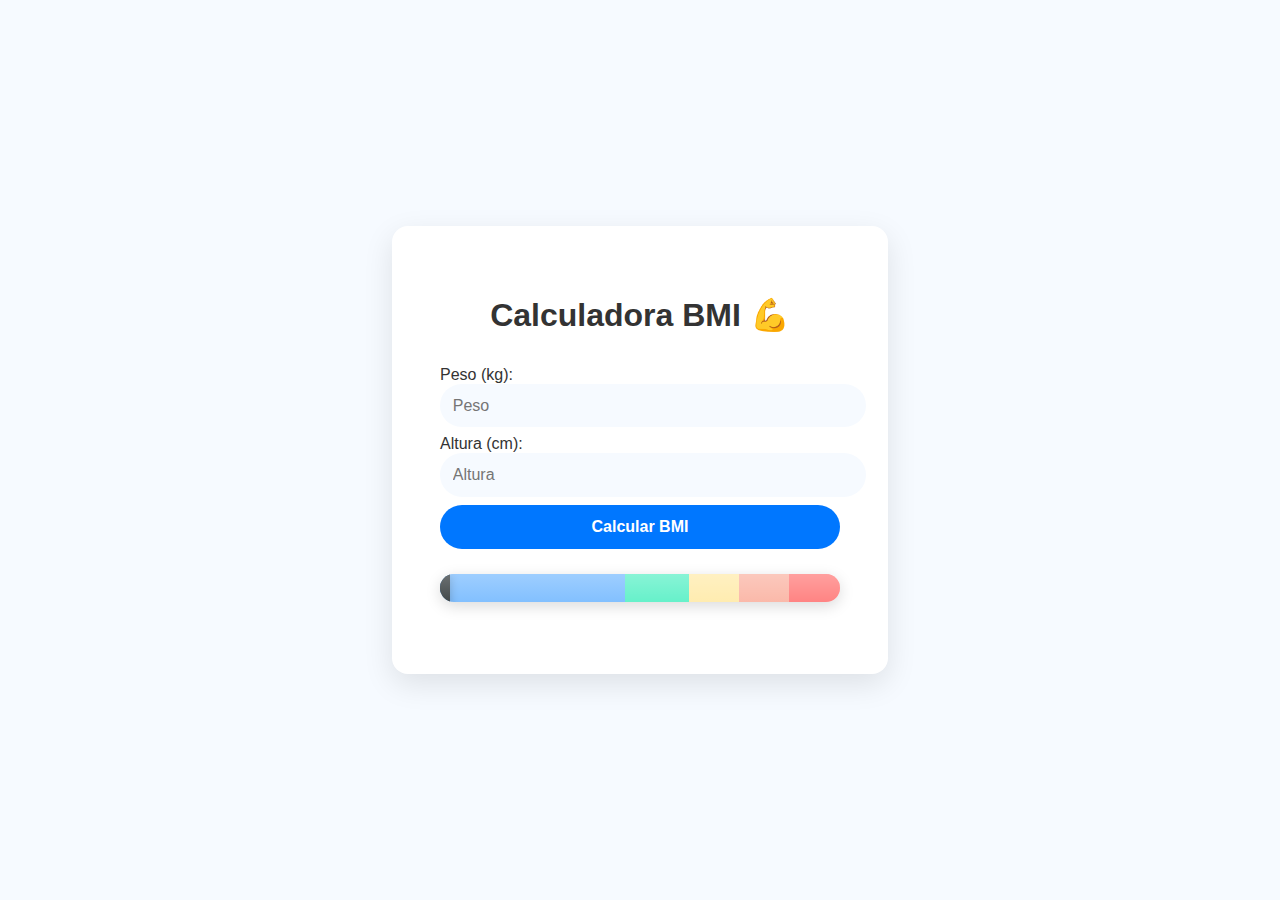
<file: CalculadoraBMI/index.html>
<!DOCTYPE html>
<html lang="en">
<head>
    <meta charset="UTF-8">
    <meta name="viewport" content="width=device-width, initial-scale=1.0">
    <title>Calculadora de BMI</title>

    <link rel="stylesheet" href="style.css">
</head>
<body>

    <div class="container">
      <h1>Calculadora BMI 💪</h1>

      <div class="input-group">
        <label for="weight" id="label">Peso (kg):</label>
        <input type="number" id="weight" placeholder="Peso"/>
      </div>

      <div class="input-group">
        <label for="height" id="label">Altura (cm):</label>
        <input type="number" id="height" placeholder="Altura" />
      </div>

      <button onclick="calculateBMI()">Calcular BMI</button>

      <div class="bmi-bar">
        <div id="bmiIndicator"></div>
      </div>
      <p id="category"></p>  
      <p id="result"></p>
      <p id="idealWeight"></p>

    </div>
    

    <script src="script.js"></script>
</body>
</html>
</file>
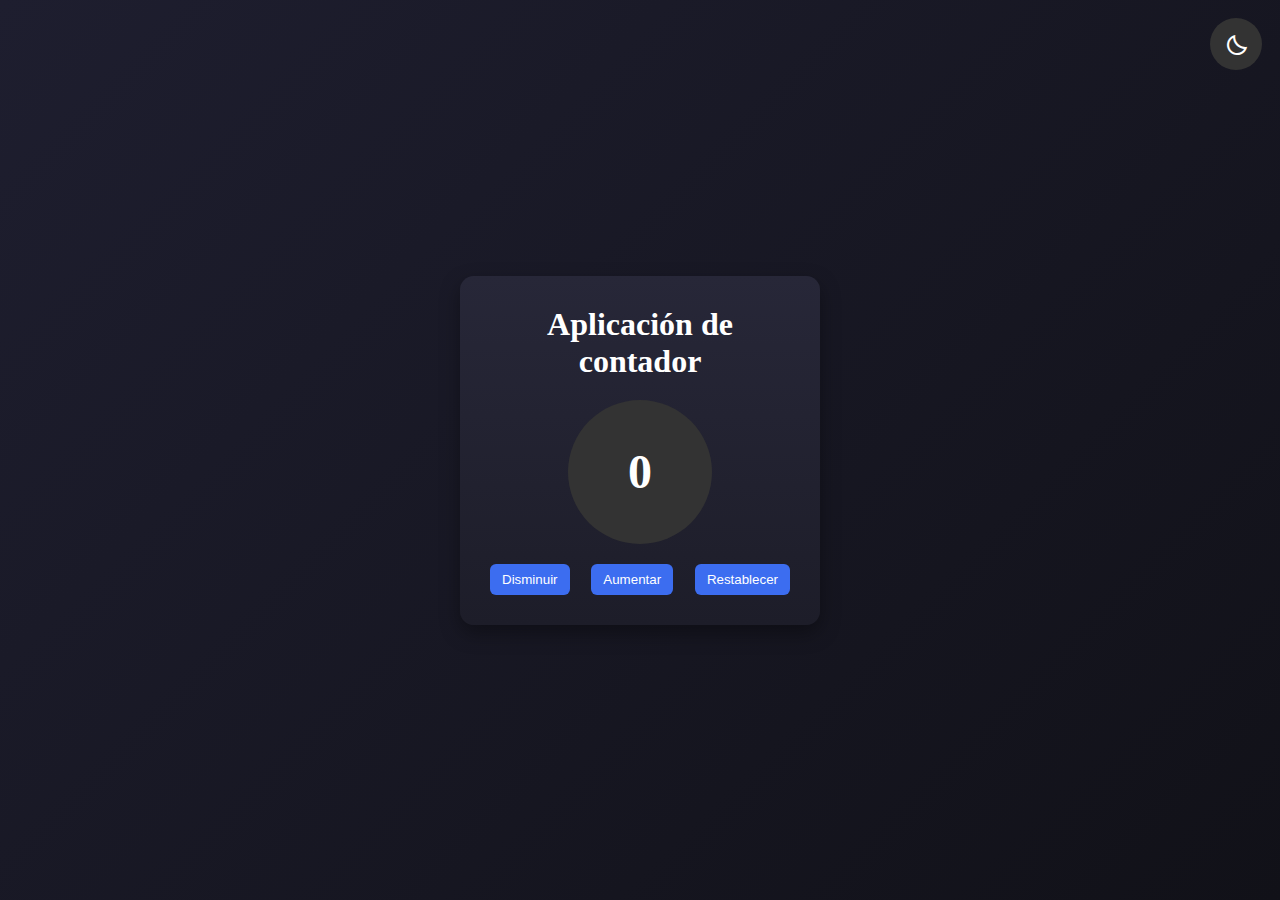
<file: Counter/index.html>
<!DOCTYPE html>
<html lang="en">
<head>
    <meta charset="UTF-8">
    <meta name="viewport" content="width=device-width, initial-scale=1.0">
    <title>Contador Web Application</title>

    <!-- CSS -->
    <link rel="stylesheet" href="style.css">

    <!-- ICONS -->
    <link href="https://fonts.googleapis.com/css2?family=Material+Symbols+Outlined" rel="stylesheet" />

</head>
<body>

    <button id="toggle-theme" class="theme-btn">
     <span class="material-symbols-outlined">bedtime</span>
    </button>


    
    <div class="container">

        <div class="card">

            <h1 class="heading">Aplicación de contador</h1>

            <div class="counter">

                <h1 class="counter-machine">0</h1>

            </div>

            <div class="btn-group">

                <button class="btn-counter decrease-btn">Disminuir</button>
                <button class="btn-counter increase-btn">Aumentar</button>
                <button class="btn-counter reset-btn">Restablecer</button>


            </div>
        </div>
    </div>
    
    <script src="scrip.js"></script>
</body>
</html>
</file>
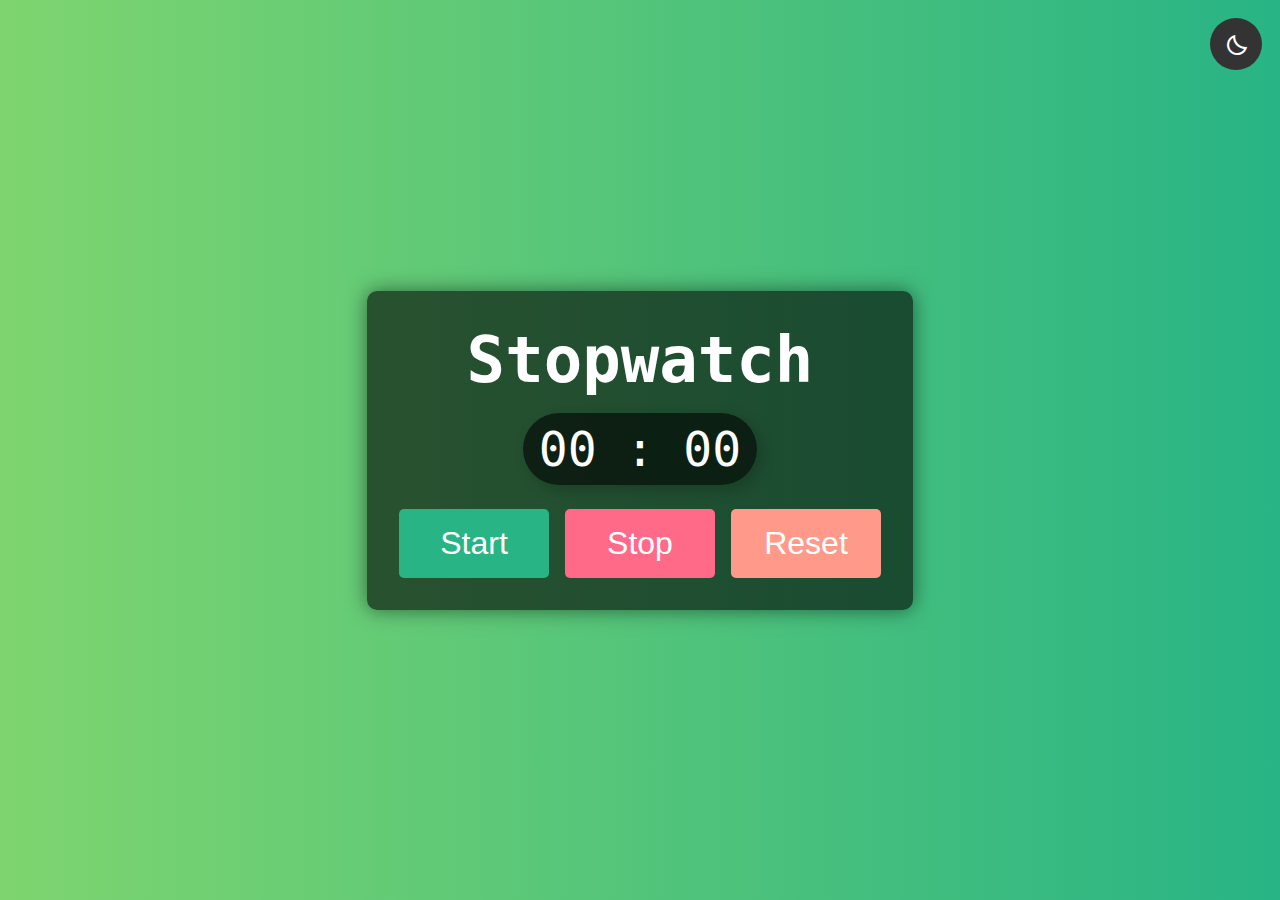
<file: StopWatch/index.html>
<!DOCTYPE html>
<html lang="en">
<head>
    <meta charset="UTF-8">
    <meta name="viewport" content="width=device-width, initial-scale=1.0">
    <title>Stop-Watch</title>

    <!-- CSS -->
    <link rel="stylesheet" href="style.css">

    <!-- FONT-ICONS -->
     <link href="https://fonts.googleapis.com/css2?family=Material+Symbols+Outlined" rel="stylesheet" />

</head>
<body>

    <button id="toggle-theme" class="theme-btn">
         <span class="material-symbols-outlined">bedtime</span>
    </button>

    <div class="container">
        <h1>Stopwatch</h1>
        <div class="time">
            <span class="seconds">00</span> :
            <span class="milli">00</span>
        </div>
        <div class="button-container">
            <button class="start">Start</button>
            <button class="stop">Stop</button>
            <button class="reset">Reset</button>
        </div>
    </div>
 
    <script src="scrip.js"></script>
</body>
</html>
</file>
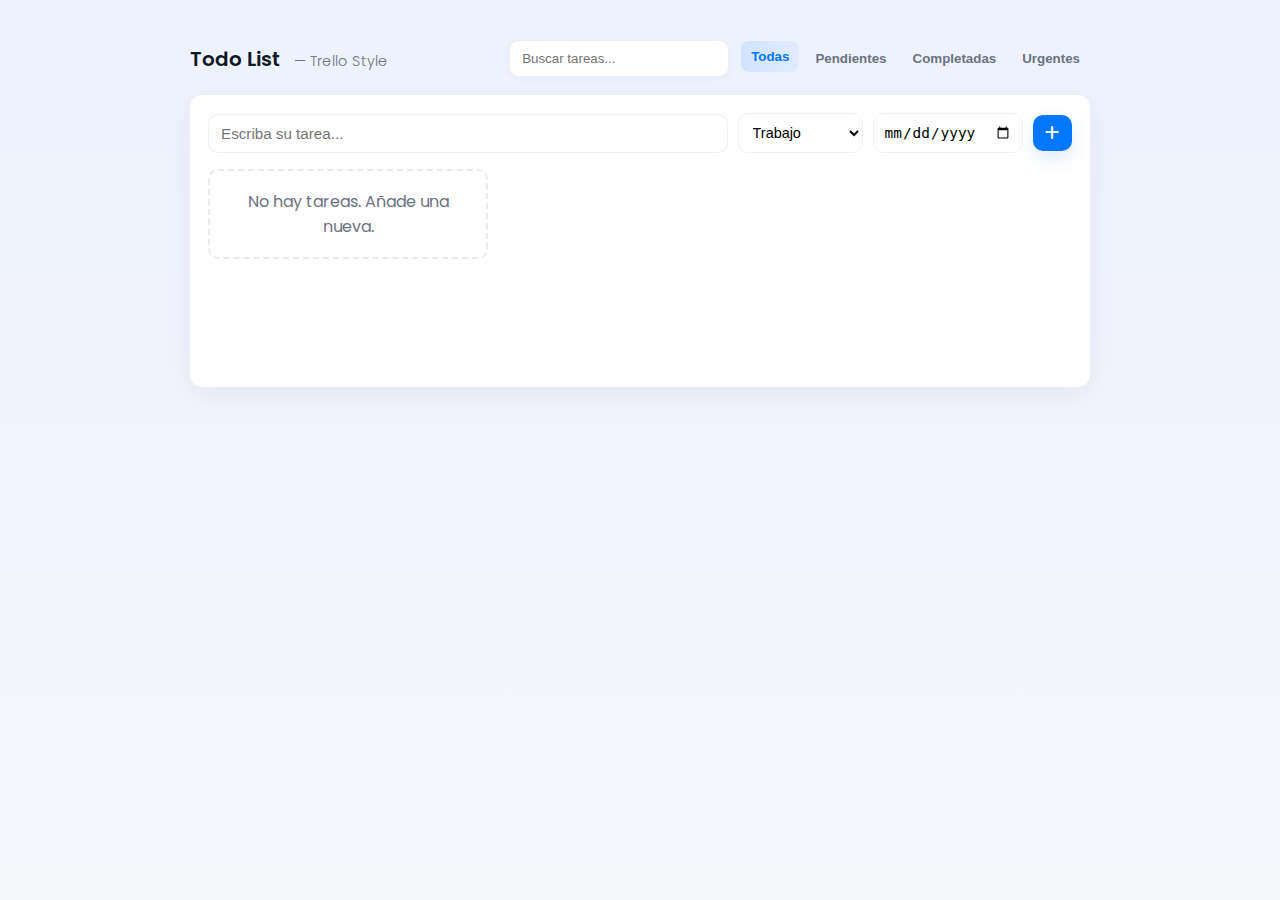
<file: ToDoList/index.html>
<!DOCTYPE html>
<html lang="es">
<head>
  <meta charset="utf-8" />
  <meta name="viewport" content="width=device-width, initial-scale=1" />
  <title>Todo List — Trello Style</title>

  <!-- Google Font -->
  <link href="https://fonts.googleapis.com/css2?family=Poppins:wght@300;400;600&display=swap" rel="stylesheet">

  <!-- Font Awesome (icons) -->
  <link rel="stylesheet" href="https://cdnjs.cloudflare.com/ajax/libs/font-awesome/6.5.0/css/all.min.css" integrity="sha512-..." crossorigin="anonymous" referrerpolicy="no-referrer" />

  <link rel="stylesheet" href="styles.css" />
</head>
<body>
  <main class="app">
    <header class="app-header">
      <h1>Todo List <span class="sub">— Trello Style</span></h1>

      <div class="controls">
        <input id="search" type="search" placeholder="Buscar tareas..." aria-label="Buscar tareas" />
        <div class="filters">
          <button class="filter-btn active" data-filter="all">Todas</button>
          <button class="filter-btn" data-filter="pending">Pendientes</button>
          <button class="filter-btn" data-filter="completed">Completadas</button>
          <button class="filter-btn" data-filter="urgent">Urgentes</button>
        </div>
      </div>
    </header>

    <section class="container">
      <form id="task-form" class="task-form" autocomplete="off">
        <input id="task-input" maxlength="120" type="text" placeholder="Escriba su tarea..." required />
        <select id="category-select" aria-label="Categoría">
          <option value="work" data-color="#4f46e5">Trabajo</option>
          <option value="personal" data-color="#10b981">Personal</option>
          <option value="reminder" data-color="#f59e0b">Recordatorio</option>
          <option value="urgent" data-color="#ef4444">Urgente</option>
        </select>
        <input id="due-date" type="date" aria-label="Fecha de vencimiento" />
        <button id="add-btn" type="submit" title="Añadir tarea"><i class="fa-solid fa-plus"></i></button>
      </form>

      <div class="board">
        <ul id="task-list" class="task-list" aria-live="polite"></ul>
      </div>
    </section>
  </main>

  <!-- Toast notifications -->
  <div id="toast" class="toast" role="status" aria-live="polite"></div>

  <script src="script.js"></script>
</body>
</html>
</file>
<file: CalculadoraBMI/style.css>
body{
    font-family: "Poppins", sans-serif;
    background-color: #f6faff;
    display: flex;
    justify-content: center;
    align-items: center;
    height: 100vh; 
    margin: 0;
    padding: 0;
    color: #333;
}


.container{
    width: 90%;
    max-width: 400px;
    background-color: #ffff;
    padding: 3rem;
    border-radius: 16px;
    box-shadow: 0 10px 30px rgba(0,0,0,0.1);
}

h1{
    text-align: center;
    margin-bottom: 2rem;
}

.input-group{
    margin-bottom: 2rem;
}

.input-group{
    display: block;
    margin-bottom: 0.5rem;
}

.input-group input{
    width: 100%;
    padding: 0.8rem;
    border: none;
    border-radius: 50px;
    background-color: #f6faff;
    font-size: 1rem;
    color: #333;
}
 


button {
    width: 100%;
    padding: 0.8rem;
    background-color: #0077ff;
    color: #fff;
    border: none;
    border-radius: 50px;
    font-size: 1rem;
    cursor: pointer;
    font-weight: 600;
    transition: background-color 0.3s;
}

button:hover {
    background-color: #0055cc;
}

p#result {
    margin-top: 1.5rem;
    font-weight: 600;
    font-size: 1.2rem;
    text-align: center;
}


/* Barra base con colores estilo BMI */
.bmi-bar {
    width: 100%;
    height: 25px;
    border-radius: 50px;
    margin-top: 20px;
    background: linear-gradient(to right,
        #74b9ff 0%,   /* Underweight - Celeste */
        #74b9ff 18.5%,
        #55efc4 18.5%,/* Normal - Verde */
        #55efc4 24.9%,
        #ffeaa7 24.9%,/* Sobrepeso - Amarillo */
        #ffeaa7 29.9%,
        #fab1a0 29.9%,/* Obesidad - Naranja */
        #fab1a0 34.9%,
        #ff7675 34.9%,/* Obesidad extrema - Rojo */
        #ff7675 40%
    );
    position: relative;
}

/* Indicador BMI */
/* Barra moderna estilo Apple Health */
.bmi-bar {
    width: 100%;
    height: 28px;
    border-radius: 20px;
    margin-top: 25px;
    position: relative;

    background: linear-gradient(to right,
        #74b9ff 0%,       /* Bajo peso */
        #74b9ff 46.25%,

        #55efc4 46.25%,   /* Normal */
        #55efc4 62.25%,

        #ffeaa7 62.25%,   /* Sobrepeso */
        #ffeaa7 74.75%,

        #fab1a0 74.75%,   /* Obesidad */
        #fab1a0 87.25%,

        #ff7675 87.25%,   /* Extrema */
        #ff7675 100%
    );

    /* Sombra suave */
    box-shadow: 0 4px 15px rgba(0, 0, 0, 0.15);

    /* Brillo */
    overflow: hidden;
}

.bmi-bar::after {
    content: "";
    position: absolute;
    top: 0;
    left: 0;
    width: 100%;
    height: 100%;
    border-radius: 20px;

    /* Brillo interno tipo "glass" */
    background: linear-gradient(
        rgba(255,255,255,0.3),
        rgba(255,255,255,0.1)
    );
}

/* Indicador moderno */
#bmiIndicator {
    position: absolute;
    top: -4px;
    width: 10px;
    height: 36px;
    background: #2d3436;
    border-radius: 5px;

    /* Sombra flotante */
    box-shadow: 0 4px 10px rgba(0,0,0,0.25);

    transition: left 0.45s cubic-bezier(0.25, 0.1, 0.25, 1);
}

/* Texto de categorías y peso ideal más bonito */
#category, #idealWeight {
    margin-top: 12px;
    font-size: 1rem;
    text-align: center;
    color: #444;
}

#idealWeight b {
    color: #0077ff;
}
</file>
<file: Counter/style.css>
body{
    padding: 0;
    margin: 0;
    box-sizing: border-box;
    background: linear-gradient(135deg, #1e1e2f, #111118);
    display: flex;
    align-items: center;
    justify-content: center;
    min-height: 100vh;
}


.container{
    display: flex;
    align-items: center;
    justify-content: center;
    height: 100%;
}

.card{
    background: linear-gradient(to bottom, #272738, #1d1d29);
    border-radius: 14px;
    box-shadow: 0 8px 20px rgba(0,0,0,0.35);
    padding: 30px;
    text-align: center;
    width: 300px; 
}



.heading, .counter-machine{
    color: #fff;
    margin: 0;
}

.counter{
    background-color: #333;
    border-radius: 50%;
    padding: 20px;
    margin: 20px auto;
    width: 100px;
    height: 100px;
    display: flex;
    align-items: center;
    justify-content: center;
    font-size: 24px;
    border: 2px solid transparent;
    transition: border-color 0.5s;
}

.btn-group{
    display: flex;
    justify-content: space-between;
    margin-top: 10px;
}

.btn-counter{
    background-color: #3c6df0; 
    border: none;
    border-radius: 6px;
    color: #fff;
    cursor: pointer;
    padding: 8px 12px;
    transition: background-color 0.3s;
}

.btn-counter:hover{
    background-color: #2f54c9; 
}


.positive{
    border-color: green;
}

.negative{
    border-color: red;
}



.counter-machine {
    transition: transform 0.1s ease;
}

.counter-machine.bump {
    transform: scale(1.2);
}


/* BOTÓN */
.theme-btn{
    position: fixed;
    right: 18px;
    top: 18px;
    padding: 14px 14px;
    border-radius: 90%;
    border: none;
    background: #333;
    color: white;
    cursor: pointer;
    display: flex;
    align-items: center;
    z-index: 99;
    font-size: 22px;
}

/* DARK MODE */
body.dark{
    background: linear-gradient(135deg, #0d0d12, #0a0a0d);
    color: #f1f1f1;
}

body.dark .container{
    background: transparent;
    box-shadow: none;
}

body.dark .card{
    background: linear-gradient(to bottom, #1b1b28, #14141e);
    box-shadow: 0 6px 18px rgba(0,0,0,0.5);
}
</file>
<file: StopWatch/style.css>
*{
    box-sizing: border-box;
    margin: 0;
    padding: 0;

}

body{
    display: flex;
    align-items: center;
    justify-content: center;
    min-height: 100vh;
    min-width: 100vw;
    text-align: center;
    font-family: monospace;
    background: linear-gradient(to right,#7ed56f,#28b485);
    color: #fff;
}

.container{

    display: flex;
    flex-direction: column;
    align-items: center;
    padding: 2rem;
    background: rgba(0, 0, 0, 0.6);
    border-radius: 10px;
    box-shadow: 0px 0px 20px rgba(0, 0, 0, 0.5);

}

h1{
    font-size: 4rem;
    margin-bottom: 1rem;
}

.time{
    font-size: 3rem;
    background: rgba(0, 0, 0, 0.6);   
    padding: 0.5rem 1rem;
    border-radius: 50px;
    margin-bottom: 1.5rem;
    box-shadow: 5px 5px 15px rgba(0, 0, 0, 0.2);
}

.button-container{
    display: flex;
    gap: 1rem;
}

  
button.start,
button.stop,
button.reset{

    border: none;
    outline: none;
    padding: 1rem 2rem;
    font-size: 2rem;
    border-radius: 5px;
    cursor: pointer;
    color: #fff;
    transition: background 0.3s, transform 0.2s;
    width: 150px;
}

@keyframes bounce {
    0%,100%{
        transform: translateY(0);
    }
    50%{    
        transform: translateY(-10px);
    }
}

button.start{
    background-color: #28b485;
}

button.stop{
    background-color: #ff6a88;
}

button.reset{
    background-color: #ff9a8b;
}

.start:hover{
    animation: bounce 0.5s;
}

/* BOTÓN */
.theme-btn{
  position: fixed;
  right: 18px;
  top: 18px;
  padding: 14px 14px;
  border-radius: 50%;
  border: none;
  background: #333;
  color: white;
  cursor: pointer;
  display: flex;
  align-items: center;
  z-index: 99;
  font-size: 22px;
}

/* DARK MODE */
body.dark{
  background: #111;
  color: #eee;
}
body.dark .container{
  background: #252525;
  box-shadow: none;
}
</file>
<file: ToDoList/styles.css>
:root{
  --bg: #f5f7fb;
  --card: #ffffff;
  --muted: #6b7280;
  --accent: #0077ff;
  --radius: 12px;
  --glass: rgba(255,255,255,0.6);
  --max-width: 900px;
}

*{box-sizing:border-box}
html,body{height:100%; margin:0}
body{
  font-family: 'Poppins', sans-serif;
  background: linear-gradient(180deg,#eef2ff 0%, var(--bg) 100%);
  color:#111827;
  display:flex;
  align-items:flex-start;
  justify-content:center;
  padding:40px 20px;
}

/* App container */
.app{
  width:100%;
  max-width:var(--max-width);
}

/* Header */
.app-header{
  display:flex;
  align-items:center;
  justify-content:space-between;
  margin-bottom:18px;
}
.app-header h1{
  font-weight:600;
  font-size:1.25rem;
  margin:0;
}
.app-header .sub{font-weight:300; color:var(--muted); font-size:0.9rem; margin-left:8px}

/* Controls */
.controls{
  display:flex;
  gap:12px;
  align-items:center;
}
#search{
  padding:10px 12px;
  border-radius:10px;
  border:1px solid rgba(15,23,42,0.06);
  width:220px;
  outline:none;
  box-shadow: 0 2px 6px rgba(2,6,23,0.04);
}
.filters{display:flex; gap:6px; align-items:center}
.filter-btn{
  border: none;
  background: transparent;
  padding:8px 10px;
  border-radius:8px;
  cursor:pointer;
  color:var(--muted);
  font-weight:600;
  transition: all .18s ease;
}
.filter-btn.active, .filter-btn:hover{
  background: linear-gradient(90deg, rgba(0,119,255,0.12), rgba(0,119,255,0.06));
  color:var(--accent);
  transform: translateY(-2px);
}

/* Main container */
.container{
  background: var(--card);
  border-radius: var(--radius);
  padding:18px;
  box-shadow: 0 8px 30px rgba(2,6,23,0.06);
}

/* Form */
.task-form{
  display:flex;
  gap:10px;
  align-items:center;
  margin-bottom:16px;
}
#task-input{
  flex:1;
  padding:10px 12px;
  border-radius:10px;
  border:1px solid rgba(15,23,42,0.06);
  outline:none;
  font-size:0.95rem;
}
#category-select, #due-date{
  padding:10px;
  border-radius:10px;
  border:1px solid rgba(15,23,42,0.06);
  background:transparent;
  font-size:0.9rem;
}
#add-btn{
  background: var(--accent);
  color:white;
  border:none;
  border-radius:10px;
  padding:10px 12px;
  cursor:pointer;
  font-size:1rem;
  display:flex;
  align-items:center;
  justify-content:center;
  box-shadow: 0 8px 18px rgba(3,102,214,0.12);
  transition: transform .12s ease, box-shadow .18s ease;
}
#add-btn:hover{ transform: translateY(-2px); box-shadow: 0 12px 24px rgba(3,102,214,0.14); }

/* Board */
.board{
  min-height:200px;
}
.task-list{
  display:grid;
  grid-template-columns: repeat(auto-fill,minmax(240px,1fr));
  gap:12px;
  margin:0;
  padding:0;
  list-style:none;
}

/* Card (task) */
.task-card{
  background: linear-gradient(180deg, rgba(255,255,255,0.9), rgba(255,255,255,0.95));
  border-radius: 12px;
  padding:12px;
  box-shadow: 0 6px 18px rgba(2,6,23,0.06);
  display:flex;
  flex-direction:column;
  gap:8px;
  position:relative;
  transition: transform .16s cubic-bezier(.2,.8,.2,1), box-shadow .16s;
  cursor: grab;
  user-select:none;
  overflow:visible;
}
.task-card.dragging{
  opacity:.9;
  transform: scale(1.02);
  box-shadow: 0 18px 40px rgba(3,102,214,0.14);
  cursor:grabbing;
}

/* Top row: color dot and text */
.task-top{
  display:flex;
  align-items:flex-start;
  gap:8px;
}
.color-dot{
  width:12px;
  height:12px;
  border-radius:50%;
  flex:0 0 12px;
  box-shadow: 0 2px 6px rgba(0,0,0,0.08);
  margin-top:6px;
}

/* Task title */
.task-title{
  font-weight:600;
  font-size:0.98rem;
  color:#0f172a;
  line-height:1.2;
  word-break:break-word;
}
.task-title.completed{
  text-decoration: line-through;
  color:#9aa3ad;
  font-weight:500;
}

/* Meta row */
.task-meta{
  display:flex;
  justify-content:space-between;
  align-items:center;
  gap:8px;
  font-size:0.82rem;
  color:var(--muted);
}

/* Buttons */
.task-actions{
  display:flex;
  gap:8px;
  align-items:center;
}
.icon-btn{
  border:none;
  background:transparent;
  padding:6px;
  border-radius:8px;
  cursor:pointer;
  color:var(--muted);
  transition: background .12s, transform .12s;
}
.icon-btn:hover{ background: rgba(15,23,42,0.04); transform: translateY(-2px); color:#111827; }

/* Due badge */
.due-badge{
  padding:6px 8px;
  border-radius:8px;
  font-weight:600;
  font-size:0.78rem;
  color:white;
}

/* Small note */
.small{
  font-size:0.78rem;
  color:var(--muted);
}

/* Toast */
.toast{
  position:fixed;
  right:20px;
  bottom:20px;
  background:#111827;
  color:#fff;
  padding:12px 16px;
  border-radius:10px;
  box-shadow: 0 8px 30px rgba(2,6,23,0.3);
  opacity:0;
  transform: translateY(10px);
  transition: opacity .22s, transform .22s;
  pointer-events:none;
}

/* Drag placeholder */
.placeholder{
  border:2px dashed rgba(0,0,0,0.08);
  min-height:60px;
  border-radius:10px;
}

/* Responsive */
@media (max-width:640px){
  .task-list{ grid-template-columns: repeat(1,1fr) }
  .controls{ flex-direction:column; gap:8px; align-items:flex-start}
}
</file>
